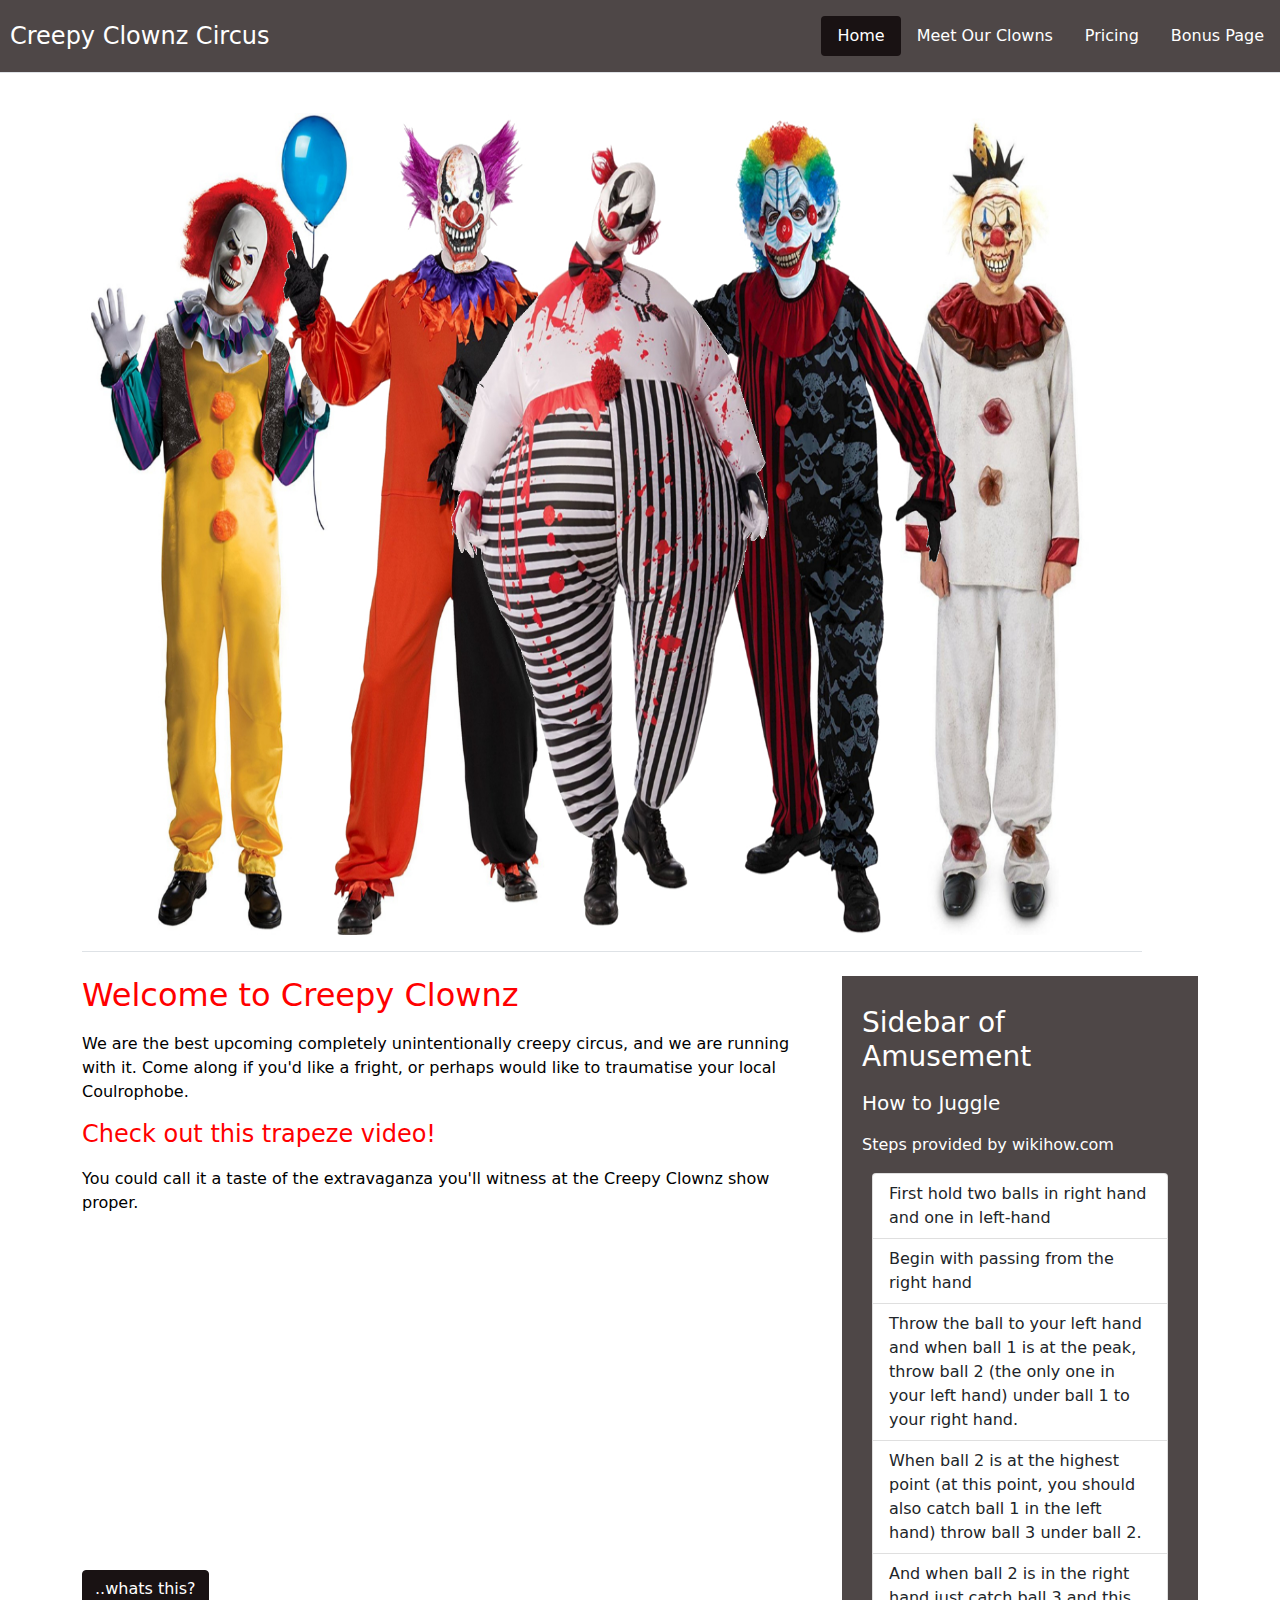
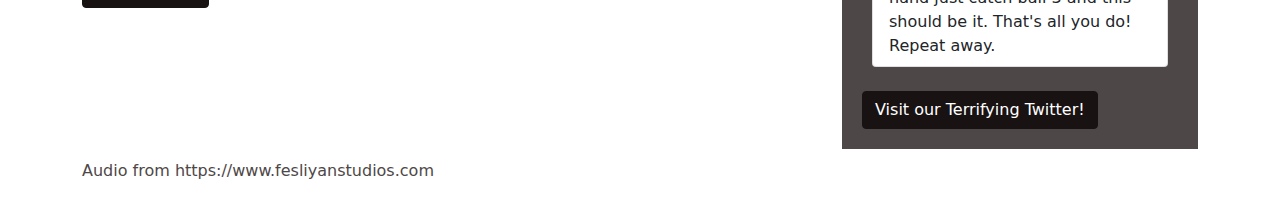
<file: index.html>
<html>
    <head>
        <title>Home Page</title>
        <link rel="stylesheet" href="bootstrap.css">
        <link rel="stylesheet" href="clownsheet.css">
    </head>
    <body>
        <!-- HEADER -->
            <header class="d-flex flex-wrap justify-content-center py-3 mb-4 border-bottom">
              
              <a href="/" class="d-flex align-items-center mb-3 mb-md-0 me-md-auto text-dark text-decoration-none">
                <span class="fs-4">Creepy Clownz Circus</span>
              </a>
        
              <ul class="nav nav-pills">
                <li class="nav-item"><a href="index.html" class="nav-link active" aria-current="page">Home</a></li>
                <li class="nav-item"><a href="clownInfo.html" class="nav-link">Meet Our Clowns</a></li>
                <li class="nav-item"><a href="pricing.html" class="nav-link">Pricing</a></li>
                <li class="nav-item"><a href="bonus.html" class="nav-link">Bonus Page</a></li>
              </ul>
            </header>
          </div>
        <!-- HEADER END -->

        <!-- MAIN CONTENT -->
        <div class="container">
            <img src="killerclowns.jpg" alt="Killer Clowns Image" class="d-flex flex-wrap justify-content-center py-3 mb-4 border-bottom" height="95%" width="95%">
          
          <div class = "row">
              <main class="col-8">
                <h2>Welcome to Creepy Clownz</h2>
                <p>We are the best upcoming completely unintentionally creepy circus, and we are running with it. Come along if you'd like a fright, or perhaps would like to traumatise your local Coulrophobe.</p>

                <h4>Check out this trapeze video!</h4>
                <p>You could call it a taste of the extravaganza you'll witness at the Creepy Clownz show proper.</p>
                <iframe width="560" height="315" src="https://www.youtube.com/embed/vEti9zBVs4U" title="YouTube video player" frameborder="0" allow="accelerometer; autoplay; clipboard-write; encrypted-media; gyroscope; picture-in-picture" allowfullscreen></iframe>
                <br>
                <br>
                <input class="btn btn-primary" type="button" onclick="jumpscare();" value="..whats this?">
                <img id="jumpscare" src="puppet.jpg">
                <audio id="scream" src="jumpscareAudio.mp3">
                <script>
                  function jumpscare(){
                    var jumpscare = document.getElementById("jumpscare");
                    jumpscare.style.visibility="visible";
                    var audio = document.getElementById("scream");
                      audio.play();
                  }
                </script>
              </main>

              <aside class="col-4">
                <div id="aside">
                  <h3>Sidebar of Amusement</h3>
                  <h5>How to Juggle</h5>
                  <p>Steps provided by wikihow.com</p>
                  <div id="list">
                    <ul class="list-group">
                      <li class="list-group-item">First hold two balls in right hand and one in left-hand</li>
                      <li class="list-group-item">Begin with passing from the right hand</li>
                      <li class="list-group-item">Throw the ball to your left hand and when ball 1 is at the peak, throw ball 2 (the only one in your left hand) under ball 1 to your right hand.</li>
                      <li class="list-group-item">When ball 2 is at the highest point (at this point, you should also catch ball 1 in the left hand) throw ball 3 under ball 2.</li>
                      <li class="list-group-item">And when ball 2 is in the right hand just catch ball 3 and this should be it. That's all you do! Repeat away. </li>
                    </ul>
                  </div>
                  <br>
                    <a class="btn btn-primary" href="https://twitter.com/CircusStarr" role="button">Visit our Terrifying Twitter!</a>
                </div>
              </aside>
          </div>

          <audio autoplay>
            <source src="circusnightcore.mp3" type="audio/mpeg">
          Your browser does not support the audio element.
          </audio> 

          <footer>
            <p>Audio from https://www.fesliyanstudios.com</p>
          </footer>

        </div>
    </body>
</html>
</file>
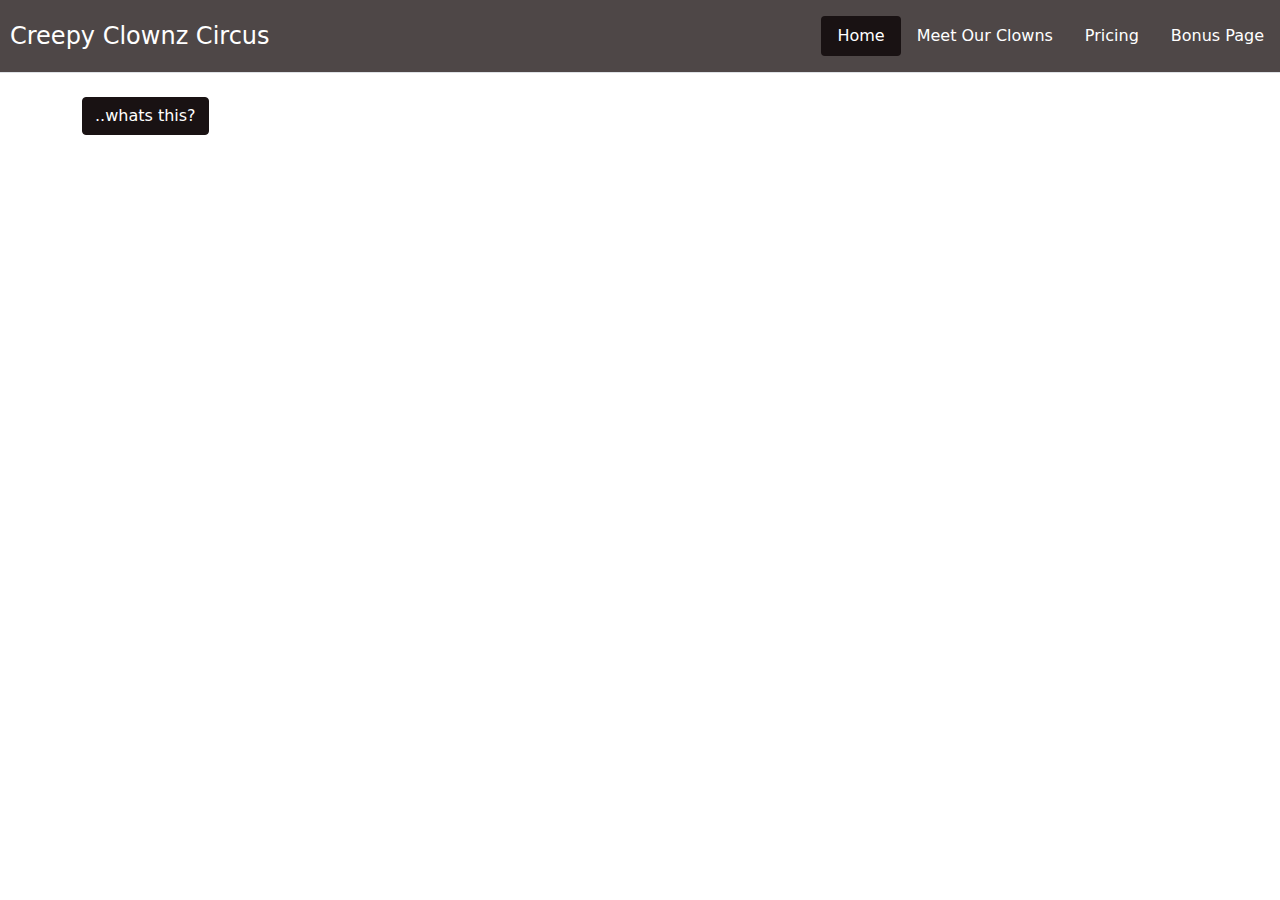
<file: bonus.html>
<html>
    <head>
        <title>Bonus Page</title>
        <link rel="stylesheet" href="bootstrap.css">
        <link rel="stylesheet" href="clownsheet.css">
    </head>
    <body>
        <!-- HEADER -->
            <header class="d-flex flex-wrap justify-content-center py-3 mb-4 border-bottom">
              <a href="/" class="d-flex align-items-center mb-3 mb-md-0 me-md-auto text-dark text-decoration-none">
                <span class="fs-4">Creepy Clownz Circus</span>
              </a>
        
              <ul class="nav nav-pills">
                <li class="nav-item"><a href="index.html" class="nav-link active" aria-current="page">Home</a></li>
                <li class="nav-item"><a href="clownInfo.html" class="nav-link">Meet Our Clowns</a></li>
                <li class="nav-item"><a href="pricing.html" class="nav-link">Pricing</a></li>
                <li class="nav-item"><a href="bonus.html" class="nav-link">Bonus Page</a></li>
              </ul>
            </header>
          </div>
        <!-- HEADER END -->

        <!-- MAIN CONTENT -->
        <div class="container">

            <input class="btn btn-primary" type="button" onclick="jumpscare();" value="..whats this?">
            <img id="jumpscare" src="puppet.jpg">
            <audio id="scream" src="jumpscareAudio.mp3">
            <script>
              function jumpscare(){
                var jumpscare = document.getElementById("jumpscare");
                jumpscare.style.visibility="visible";
                var audio = document.getElementById("scream");
                  audio.play();
              }
            </script>

          <audio autoplay>
            <source src="circusnightcore.mp3" type="audio/mpeg">
          Your browser does not support the audio element.
          </audio> 

          <footer>
          </footer>

        </div>
    </body>
</html>
</file>
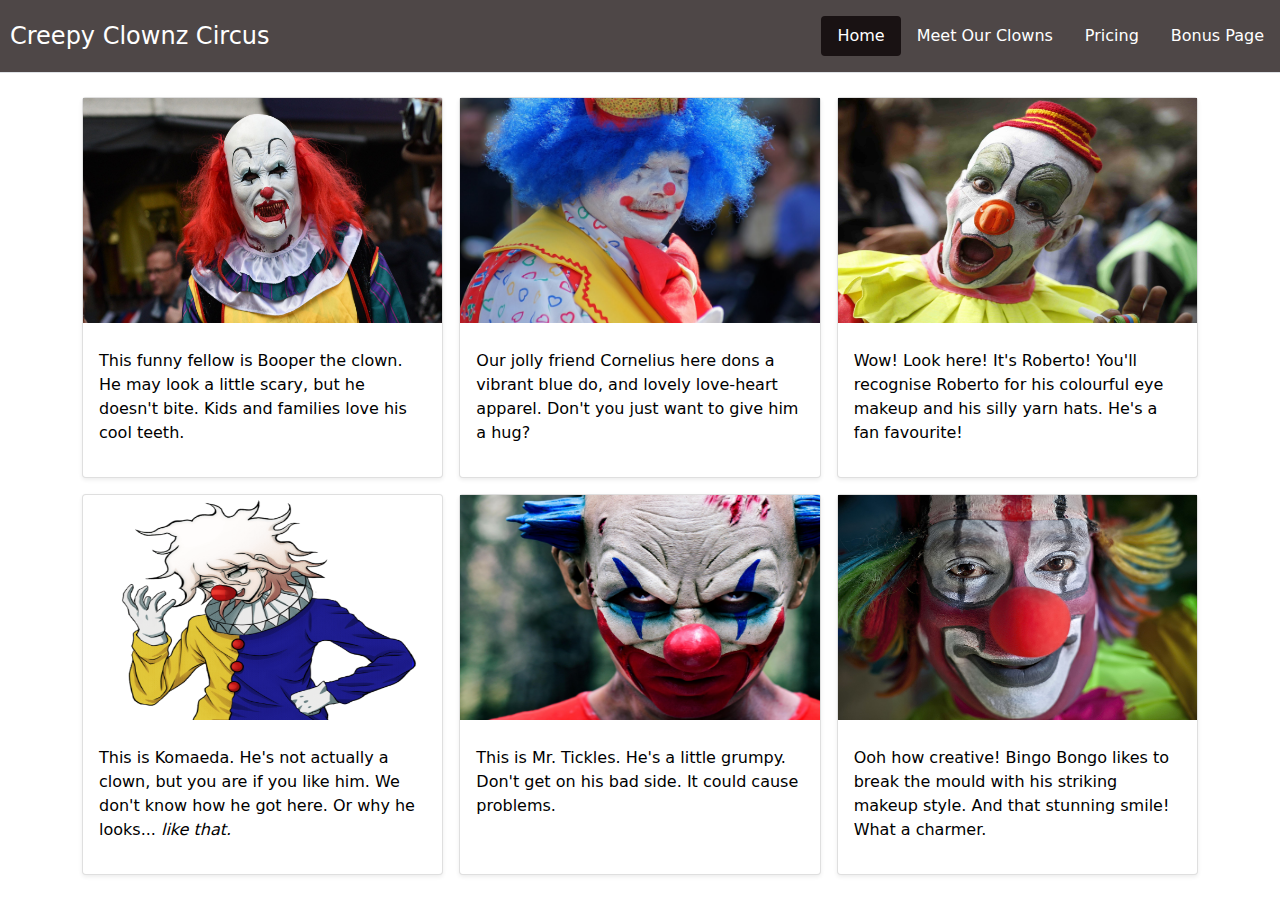
<file: clownInfo.html>
<html>
    <head>
        <title>Meet Our Clowns</title>
        <link rel="stylesheet" href="bootstrap.css">
        <link rel="stylesheet" href="clownsheet.css">
    </head>
    <body>
        <!-- HEADER -->
            <header class="d-flex flex-wrap justify-content-center py-3 mb-4 border-bottom">
              <a href="/" class="d-flex align-items-center mb-3 mb-md-0 me-md-auto text-dark text-decoration-none">
                <span class="fs-4">Creepy Clownz Circus</span>
              </a>
        
              <ul class="nav nav-pills">
                <li class="nav-item"><a href="index.html" class="nav-link active" aria-current="page">Home</a></li>
                <li class="nav-item"><a href="clownInfo.html" class="nav-link">Meet Our Clowns</a></li>
                <li class="nav-item"><a href="pricing.html" class="nav-link">Pricing</a></li>
                <li class="nav-item"><a href="bonus.html" class="nav-link">Bonus Page</a></li>
              </ul>
            </header>
          </div>
        <!-- HEADER END -->

        <!-- MAIN CONTENT -->
        <div class="container">

            <div class="row row-cols-1 row-cols-sm-2 row-cols-md-3 g-3">
                <div class="col">
                  <div class="card shadow-sm">
                    <img width="100%" height="225" role="img" src="clown1.jpg">
        
                    <div class="card-body">
                      <p class="card-text">This funny fellow is Booper the clown. He may look a little scary, but he doesn't bite. Kids and families love his cool teeth.</p>
                      <div class="d-flex justify-content-between align-items-center">
                        <div class="btn-group">
                        </div>
                      </div>
                    </div>
                  </div>
                </div>
                <div class="col">
                  <div class="card shadow-sm">
                    <img width="100%" height="225" role="img" src="clown2.jpg">
        
                    <div class="card-body">
                      <p class="card-text">Our jolly friend Cornelius here dons a vibrant blue do, and lovely love-heart apparel. Don't you just want to give him a hug?</p>
                      <div class="d-flex justify-content-between align-items-center">
                        <div class="btn-group">
                        </div>
                      </div>
                    </div>
                  </div>
                </div>
                <div class="col">
                  <div class="card shadow-sm">
                    <img width="100%" height="225" role="img" src="clown3.jpg">        
                    <div class="card-body">
                      <p class="card-text">Wow! Look here! It's Roberto! You'll recognise Roberto for his colourful eye makeup and his silly yarn hats. He's a fan favourite!</p>
                      <div class="d-flex justify-content-between align-items-center">
                        <div class="btn-group">
                        </div>
                      </div>
                    </div>
                  </div>
                </div>
        
                <div class="col">
                  <div class="card shadow-sm">
                    <img width="100%" height="225" role="img" src="clown4.png">        
                    <div class="card-body">
                      <p class="card-text">This is Komaeda. He's not actually a clown, but you are if you like him. We don't know how he got here. Or why he looks... <i>like that.</i></p>
                      <div class="d-flex justify-content-between align-items-center">
                        <div class="btn-group">
                        </div>
                      </div>
                    </div>
                  </div>
                </div>
                <div class="col">
                  <div class="card shadow-sm">
                    <img width="100%" height="225" role="img" src="clown5.jpg">        
                    <div class="card-body">
                      <p class="card-text">This is Mr. Tickles. He's a little grumpy. Don't get on his bad side. It could cause problems.</p><br>
                      <div class="d-flex justify-content-between align-items-center">
                        <div class="btn-group">
                        </div>
                      </div>
                    </div>
                  </div>
                </div>
                <div class="col">
                  <div class="card shadow-sm">
                    <img width="100%" height="225" role="img" src="clown6.jpg">        
                    <div class="card-body">
                      <p class="card-text">Ooh how creative! Bingo Bongo likes to break the mould with his striking makeup style. And that stunning smile! What a charmer.</p>
                      <div class="d-flex justify-content-between align-items-center">
                        <div class="btn-group">
                        </div>
                      </div>
                    </div>
                  </div>
                </div>
            </div>

          <audio autoplay>
            <source src="circusnightcore.mp3" type="audio/mpeg">
          Your browser does not support the audio element.
          </audio> 

          <footer>
          </footer>

        </div>
    </body>
</html>
</file>
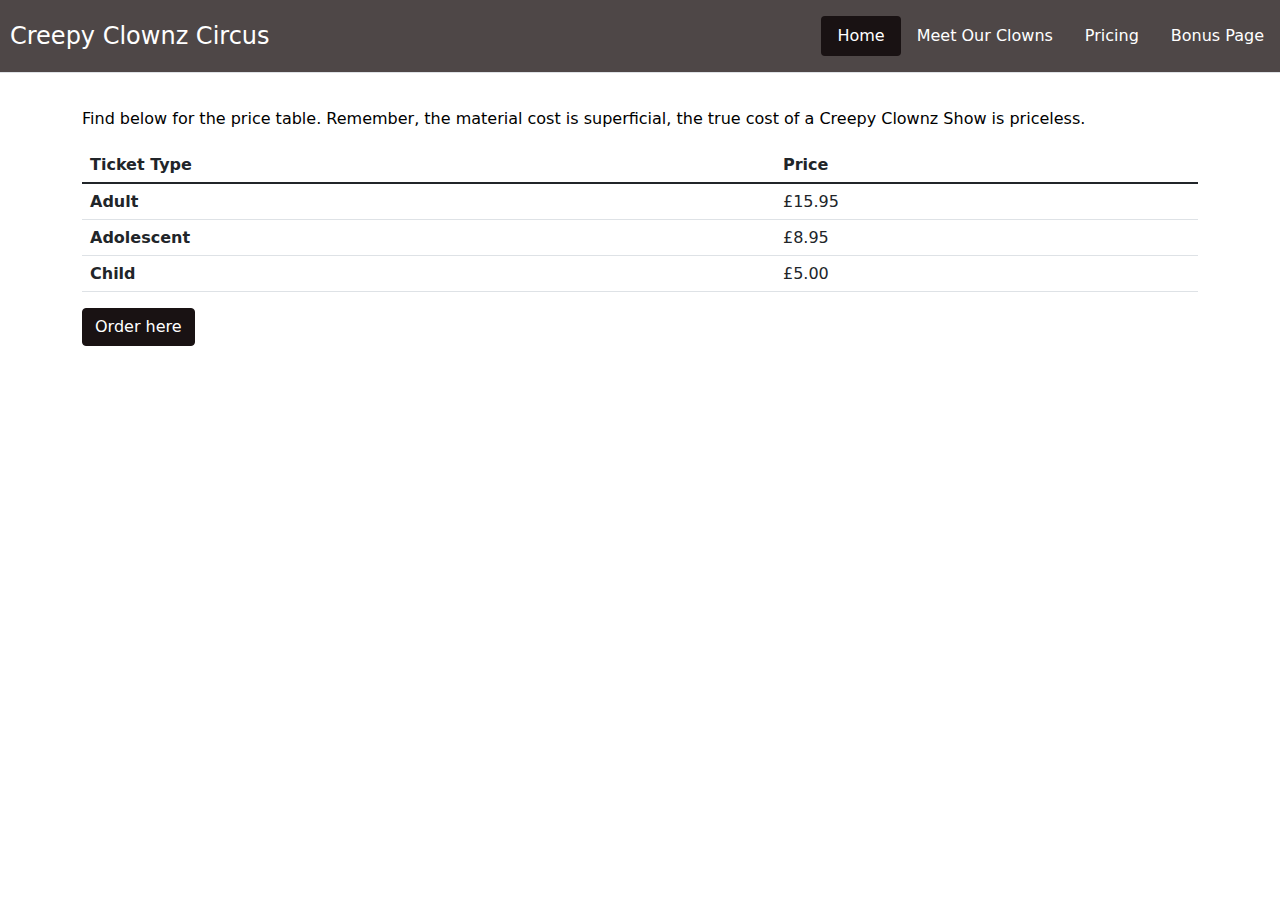
<file: pricing.html>
<html>
    <head>
      <title>Pricing</title>
        <link rel="stylesheet" href="bootstrap.css">
        <link rel="stylesheet" href="clownsheet.css">
    </head>
    <body>
        <!-- HEADER -->
            <header class="d-flex flex-wrap justify-content-center py-3 mb-4 border-bottom">
              <a href="/" class="d-flex align-items-center mb-3 mb-md-0 me-md-auto text-dark text-decoration-none">
                <span class="fs-4">Creepy Clownz Circus</span>
              </a>
        
              <ul class="nav nav-pills">
                <li class="nav-item"><a href="index.html" class="nav-link active" aria-current="page">Home</a></li>
                <li class="nav-item"><a href="clownInfo.html" class="nav-link">Meet Our Clowns</a></li>
                <li class="nav-item"><a href="pricing.html" class="nav-link">Pricing</a></li>
                <li class="nav-item"><a href="bonus.html" class="nav-link">Bonus Page</a></li>
              </ul>
            </header>
          </div>
        <!-- HEADER END -->

        <!-- MAIN CONTENT -->
        <div class="container">

          <p id = "textOnWhite">Find below for the price table. Remember, the material cost is superficial, the true cost of a Creepy Clownz Show is priceless.</p>
          <table class="table">
            <thead>
              <tr>
                <th scope="col">Ticket Type</th>
                <th scope="col">Price</th>
              </tr>
            </thead>
            <tbody>
              <tr>
                <th scope="row">Adult</th>
                <td>£15.95</td>
              </tr>
              <tr>
                <th scope="row">Adolescent</th>
                <td>£8.95</td>
              </tr>
              <tr>
                <th scope="row">Child</th>
                <td>£5.00</td>
              </tr>
            </tbody>
          </table>

          <a class="btn btn-primary" href="#" role="button">Order here</a>


          <audio autoplay>
            <source src="circusnightcore.mp3" type="audio/mpeg">
          Your browser does not support the audio element.
          </audio> 

          <footer>
          </footer>

        </div>
    </body>
</html>
</file>
<file: clownsheet.css>
header {
    background-color: rgb(78, 71, 71);
}

#aside {
    background-color: rgb(78, 71, 71);
    padding:20px;
}

main p{
    color:black;
}

footer p{
    color:rgb(78, 71, 71);
}

#textOnWhite {
    color: black;
}

aside h3,h5,p{
    padding-top: 10px;
    color: white;

}

main h2,h4{
    color: red;
}

#list{
    padding-left: 10px;
    padding-right: 10px;
  }

span {
    color: white;
    margin-left:10px
}

#jumpscare {
    position:absolute;
    top:0px;
    left:0px;
    width:100%;
    height:100%;
    cursor:pointer;
    visibility:hidden;
}

.card-text{
    color:black;
}
</file>
